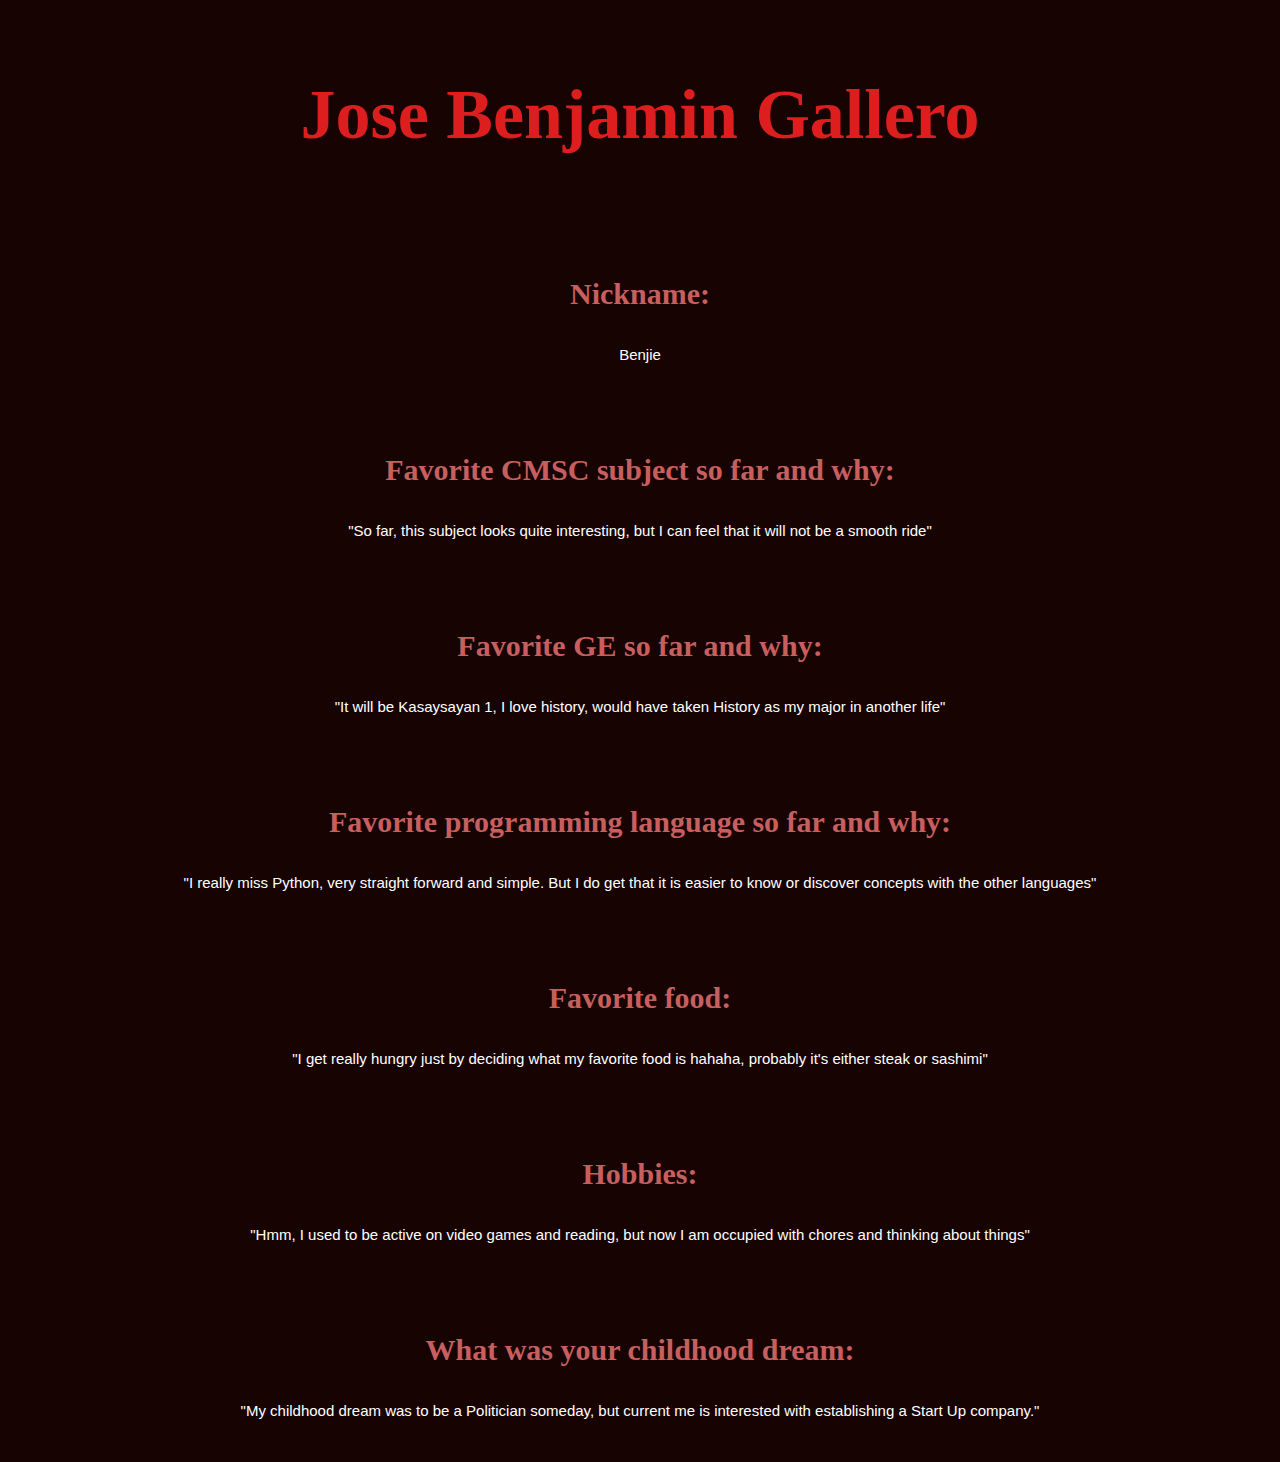
<file: index.html>
<!DOCTYPE html>

<html lang="en">
    <head>
        <title>
            Gallero Exer 1
        </title>
        <link rel="stylesheet" href="Gallero.css">
    </head>
    <body>
        <div>       
            <h1>Jose Benjamin Gallero</h1>
        </div>
        <div>
            <h3>Nickname:</h3>
            <p>Benjie</p>
        </div>
        <div>
            <h3>Favorite CMSC subject so far and why:</h3>
            <p>"So far, this subject looks quite interesting, but I can feel that it will not be a smooth ride"</p>
        </div>
        <div>
            <h3>Favorite GE so far and why:</h3>
            <p>"It will be Kasaysayan 1, I love history, would have taken History as my major in another life"</p>
        </div>
        <div>    
            <h3>Favorite programming language so far and why:</h3>
            <p>"I really miss Python, very straight forward and simple. But I do get that it is easier to know or discover concepts with the other languages"</p>
        </div>
        <div>
            <h3>Favorite food:</h3>
            <p>"I get really hungry just by deciding what my favorite food is hahaha, probably it's either steak or sashimi"</p>
        </div>
        <div>
            <h3>Hobbies:</h3>
            <p>"Hmm, I used to be active on video games and reading, but now I am occupied with chores and thinking about things"</p>
        </div>
        <div>
            <h3>What was your childhood dream:</h3>
            <p>"My childhood dream was to be a Politician someday, but current me is interested with establishing a Start Up company."</p>    
        </div>
    </body>
</html>
</file>
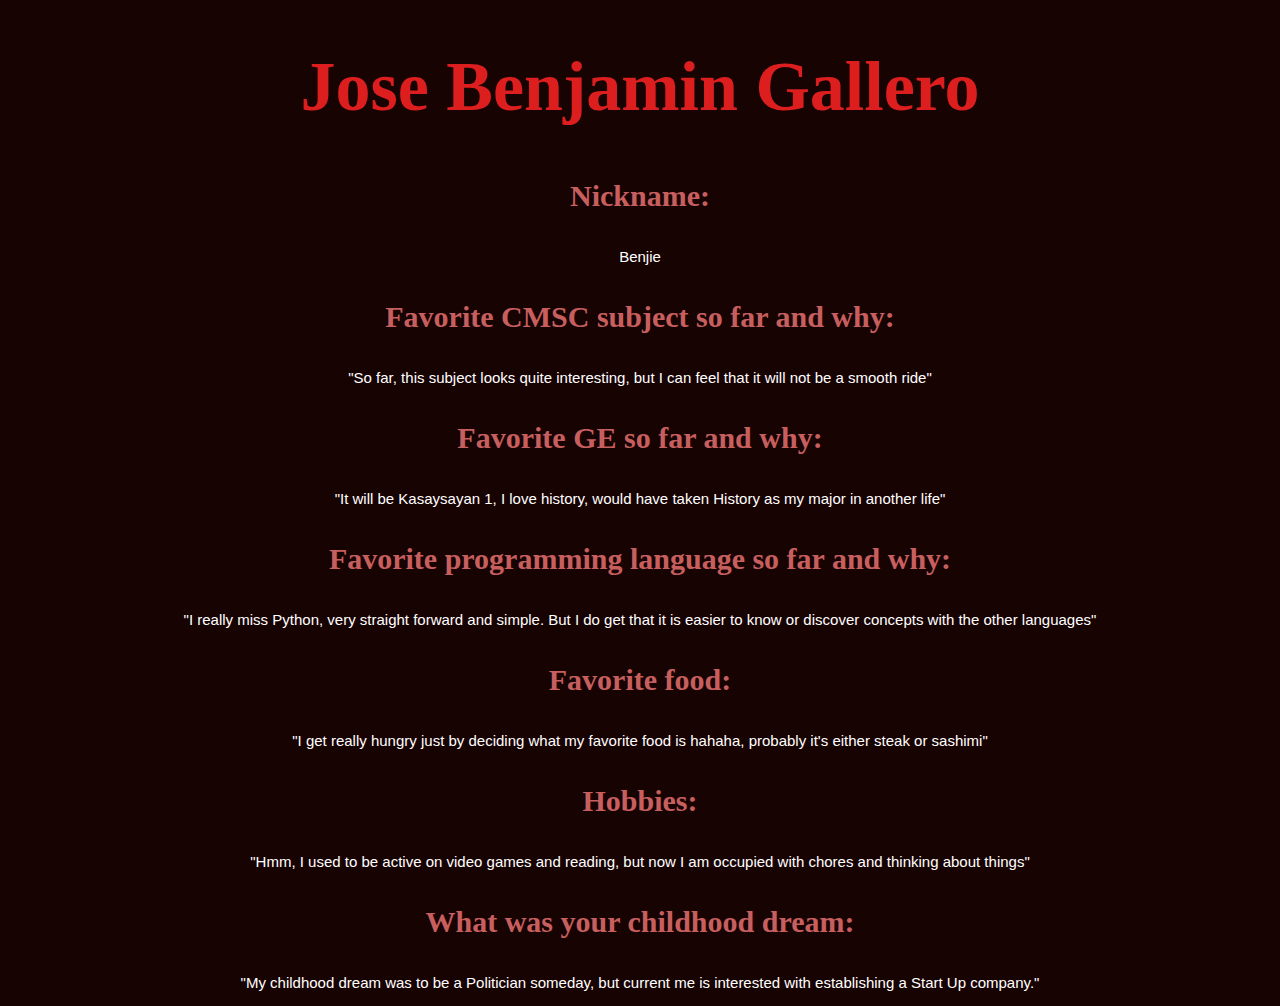
<file: Gallero.html>
<!DOCTYPE html>

<html lang="en">
    <head>
        <title>
            Gallero Exer 1
        </title>
        <link rel="stylesheet" href="Gallero.css">
    </head>
    <body>
        <h1>Jose Benjamin Gallero</h1>
        <h3>Nickname:</h3>
        <p>Benjie</p>
        <h3>Favorite CMSC subject so far and why:</h3>
        <p>"So far, this subject looks quite interesting, but I can feel that it will not be a smooth ride"</p>
        <h3>Favorite GE so far and why:</h3>
        <p>"It will be Kasaysayan 1, I love history, would have taken History as my major in another life"</p>
        <h3>Favorite programming language so far and why:</h3>
        <p>"I really miss Python, very straight forward and simple. But I do get that it is easier to know or discover concepts with the other languages"</p>
        <h3>Favorite food:</h3>
        <p>"I get really hungry just by deciding what my favorite food is hahaha, probably it's either steak or sashimi"</p>
        <h3>Hobbies:</h3>
        <p>"Hmm, I used to be active on video games and reading, but now I am occupied with chores and thinking about things"</p>
        <h3>What was your childhood dream:</h3>
        <p>"My childhood dream was to be a Politician someday, but current me is interested with establishing a Start Up company."</p>
    </body>
</html>
</file>
<file: Gallero.css>
﻿body {
    background-color: rgb(24, 3, 3);
    font-family: monospace;
    text-align: center;
}

div {
    padding: 20px;
}

h1 {
    color: rgb(221, 30, 30);
    font-size: 70px;
    font-family: 'Brush Script MT' , cursive;
}

h3 {
    color: rgb(199, 95, 95);
    font-family: 'Brush Script MT' , cursive;
    font-size: 30px;
    padding: 5px;
}

p {
    color: white;
    font-size: 15px;
    font-family: 'Trebuchet MS', sans-serif;
}
</file>
